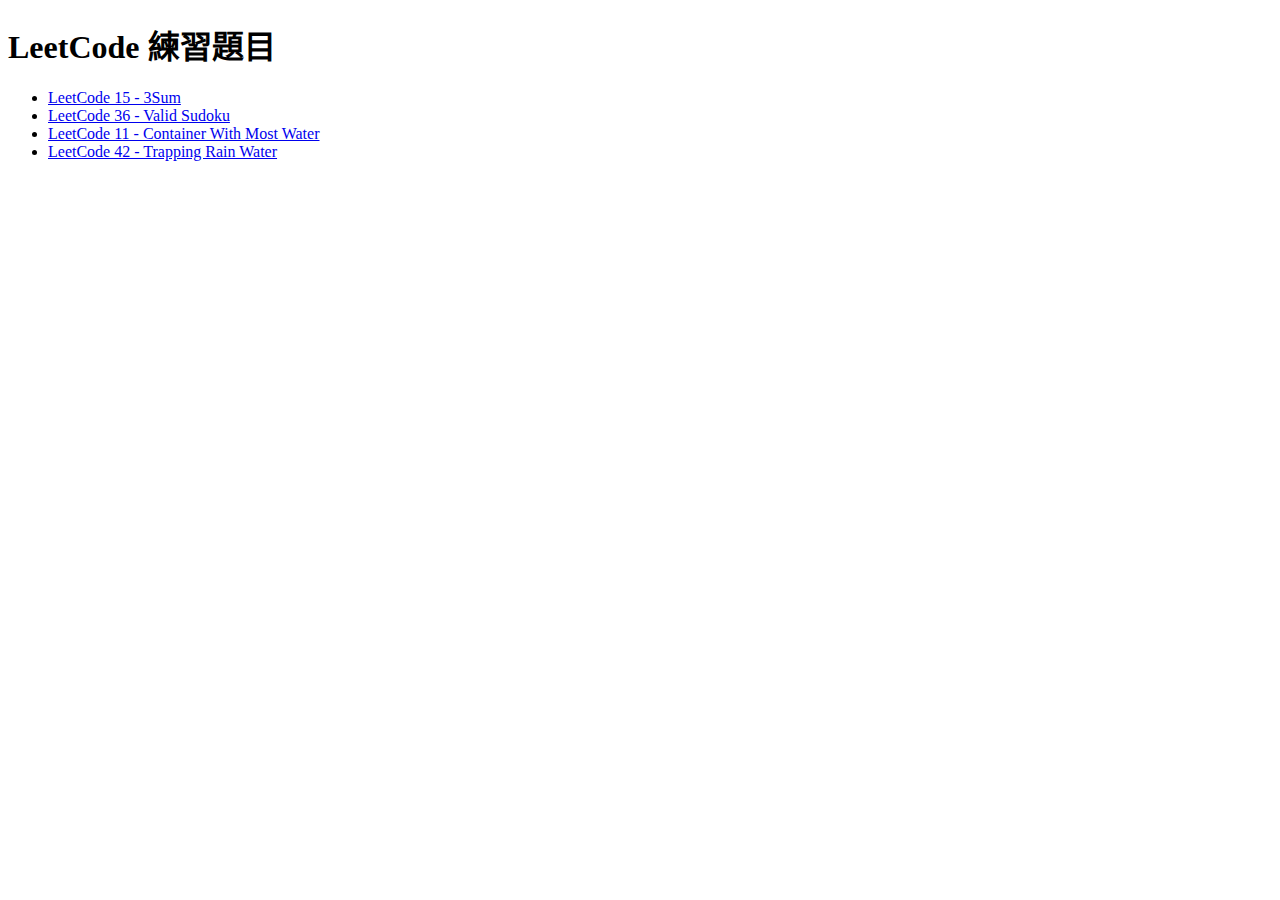
<file: index.html>
<!DOCTYPE html>
<html lang="zh-TW">
<head>
    <meta charset="UTF-8">
    <meta name="viewport" content="width=device-width, initial-scale=1.0">
    <meta http-equiv="Cache-Control" content="no-cache, no-store, must-revalidate">
    <meta http-equiv="Pragma" content="no-cache">
    <meta http-equiv="Expires" content="0">
    <title>LeetCode 練習</title>
</head>
<body>
    <h1>LeetCode 練習題目</h1>
    <ul>
        <li><a href="leetcode15/index.html">LeetCode 15 - 3Sum</a></li>
        <li><a href="leetcode36/index.html">LeetCode 36 - Valid Sudoku</a></li>
        <li><a href="leetcode11/index.html">LeetCode 11 - Container With Most Water</a></li>
        <li><a href="leetcode42/index.html">LeetCode 42 - Trapping Rain Water</a></li>
    </ul>
</body>
</html>
</file>
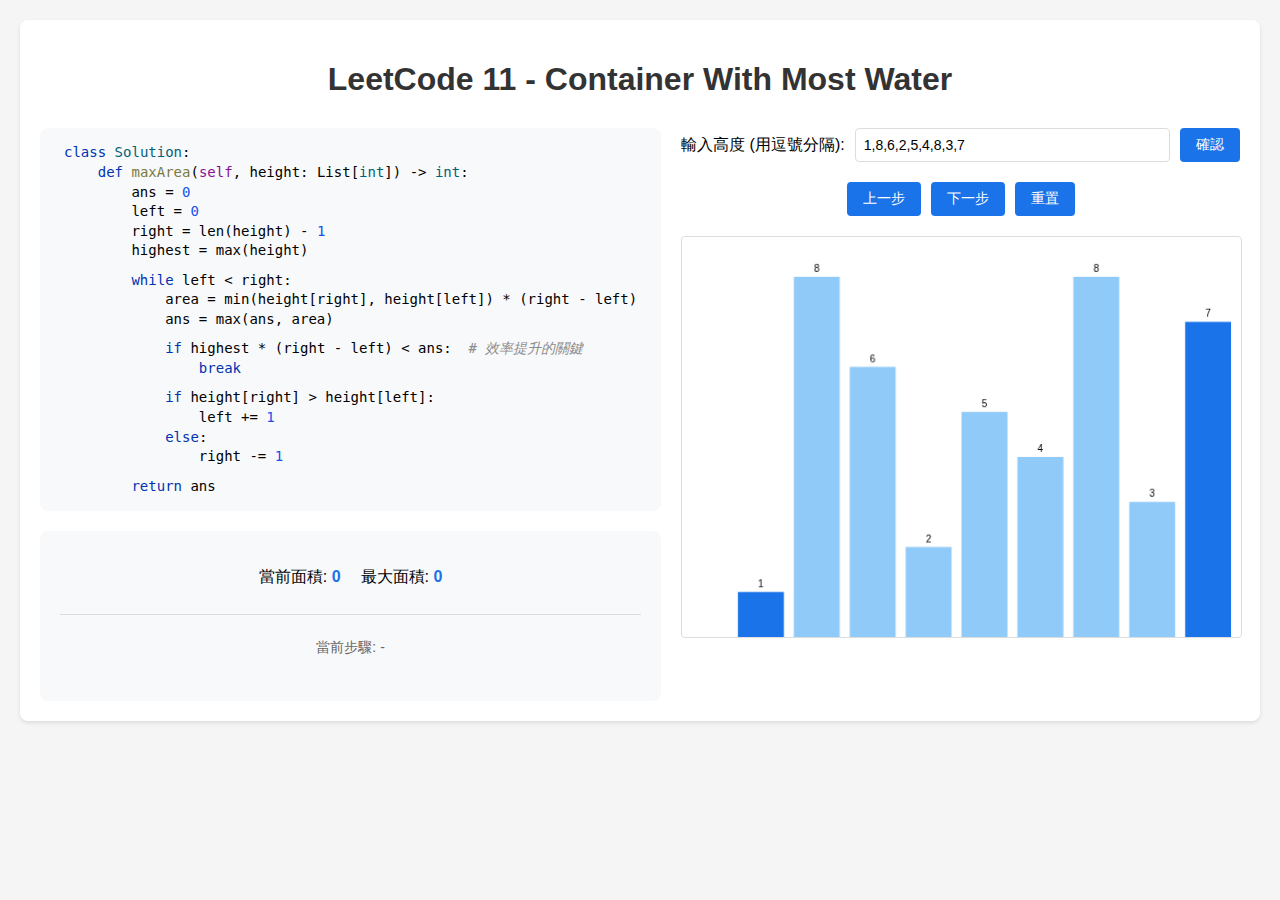
<file: leetcode11/index.html>
<!DOCTYPE html>
<html lang="en">
<head>
    <meta charset="UTF-8">
    <meta name="viewport" content="width=device-width, initial-scale=1.0">
    <meta http-equiv="Cache-Control" content="no-cache, no-store, must-revalidate">
    <meta http-equiv="Pragma" content="no-cache">
    <meta http-equiv="Expires" content="0">
    <title>LeetCode 11 - Container With Most Water</title>
    <link rel="stylesheet" href="style.css">
</head>
<body>
    <div class="container">
        <h1>LeetCode 11 - Container With Most Water</h1>
        <div class="content">
            <div class="left-section">
                <div class="code-section">
                    <pre class="python-code">
<div class="code-line" data-line-number="1"><span class="keyword">class</span> <span class="class-name">Solution</span>:</div>
<div class="code-line" data-line-number="2">    <span class="keyword">def</span> <span class="function-name">maxArea</span>(<span class="self">self</span>, height: List[<span class="type">int</span>]) -> <span class="type">int</span>:</div>
<div class="code-line" data-line-number="3">        ans = <span class="number">0</span></div>
<div class="code-line" data-line-number="4">        left = <span class="number">0</span></div>
<div class="code-line" data-line-number="5">        right = len(height) - <span class="number">1</span></div>
<div class="code-line" data-line-number="6">        highest = max(height)</div>

<div class="code-line" data-line-number="8">        <span class="keyword">while</span> left < right:</div>
<div class="code-line" data-line-number="9">            area = min(height[right], height[left]) * (right - left)</div>
<div class="code-line" data-line-number="10">            ans = max(ans, area)</div>

<div class="code-line" data-line-number="12">            <span class="keyword">if</span> highest * (right - left) < ans:  <span class="comment"># 效率提升的關鍵</span></div>
<div class="code-line" data-line-number="13">                <span class="keyword">break</span></div>

<div class="code-line" data-line-number="15">            <span class="keyword">if</span> height[right] > height[left]:</div>
<div class="code-line" data-line-number="16">                left += <span class="number">1</span></div>
<div class="code-line" data-line-number="17">            <span class="keyword">else</span>:</div>
<div class="code-line" data-line-number="18">                right -= <span class="number">1</span></div>

<div class="code-line" data-line-number="20">        <span class="keyword">return</span> ans</div></pre>
                </div>
                <div class="code-info">
                    <div class="info">
                        <p>當前面積: <span id="currentArea">0</span></p>
                        <p>最大面積: <span id="maxArea">0</span></p>
                    </div>
                    <div class="step-description">
                        <p>當前步驟: <span id="stepDescription">-</span></p>
                    </div>
                </div>
            </div>
            <div class="visualization-section">
                <div class="input-section">
                    <label for="heightInput">輸入高度 (用逗號分隔):</label>
                    <input type="text" id="heightInput" placeholder="例如: 1,8,6,2,5,4,8,3,7">
                    <button id="submitBtn">確認</button>
                </div>
                <div class="controls">
                    <button id="prevBtn">上一步</button>
                    <button id="nextBtn">下一步</button>
                    <button id="resetBtn">重置</button>
                </div>
                <div class="visualization">
                    <canvas id="canvas"></canvas>
                </div>
            </div>
        </div>
    </div>
    <script src="script.js"></script>
</body>
</html>
</file>
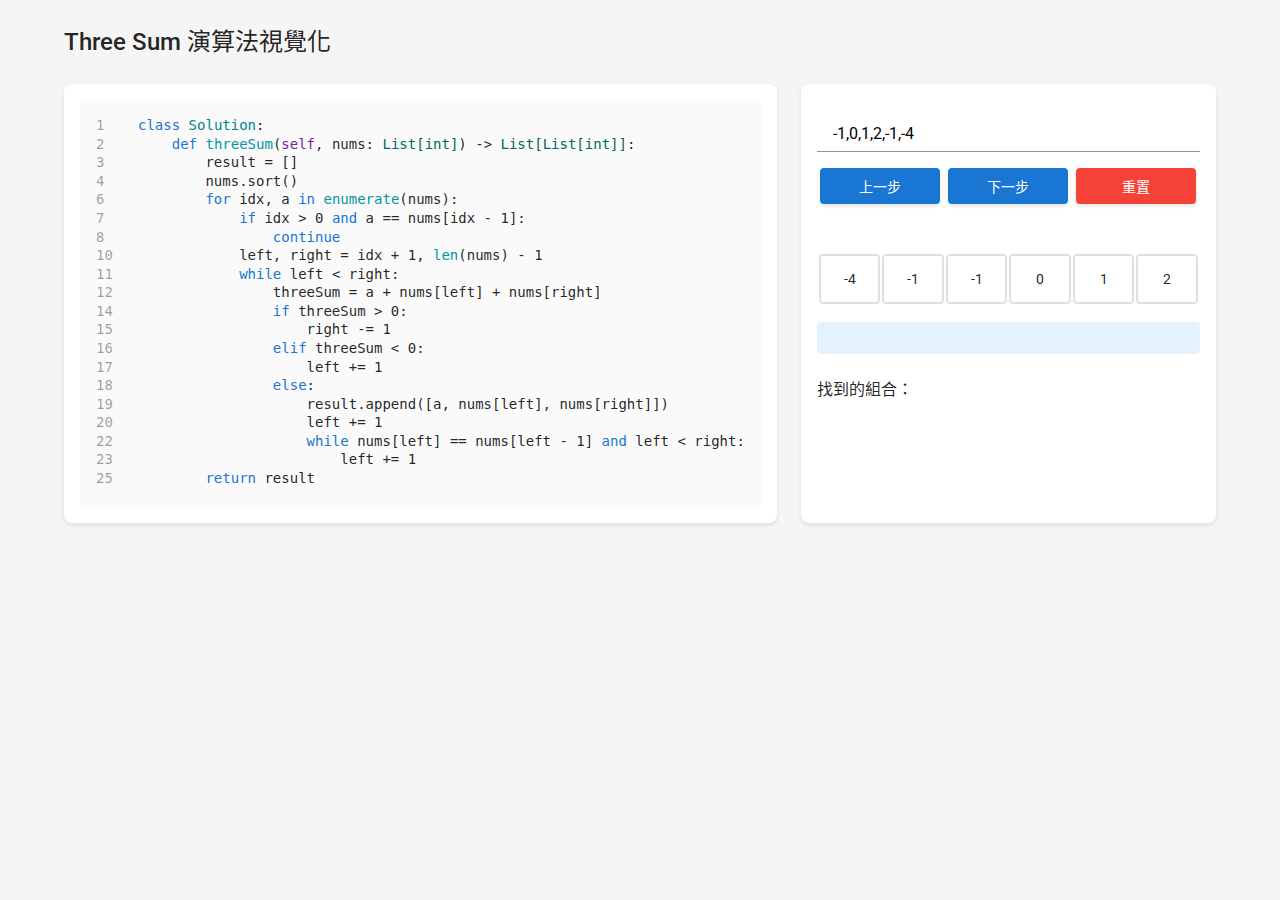
<file: leetcode15/index.html>
<!DOCTYPE html>
<html lang="zh-TW">
<head>
    <meta charset="UTF-8">
    <meta name="viewport" content="width=device-width, initial-scale=1.0">
    <meta http-equiv="Cache-Control" content="no-cache, no-store, must-revalidate">
    <meta http-equiv="Pragma" content="no-cache">
    <meta http-equiv="Expires" content="0">
    <title>Three Sum 演算法視覺化</title>
    <link href="https://fonts.googleapis.com/css2?family=Roboto:wght@300;400;500;700&display=swap" rel="stylesheet">
    <link href="https://fonts.googleapis.com/icon?family=Material+Icons" rel="stylesheet">
    <link rel="stylesheet" href="styles.css">
</head>
<body>
    <div class="container">
        <h1>Three Sum 演算法視覺化</h1>
        <div class="main-content">
            <div class="code-section">
                <pre class="python-code">
                  <code class="line" data-line="1"><span class="keyword">class</span> <span class="class-name">Solution</span>:</code>
                  <code class="line" data-line="2">    <span class="keyword">def</span> <span class="function">threeSum</span>(<span class="self">self</span>, nums: <span class="type">List[int]</span>) -> <span class="type">List[List[int]]</span>:</code>
                  <code class="line" data-line="3">        result = []</code>
                  <code class="line" data-line="4">        nums.sort()</code>
                  <code class="line" data-line="6">        <span class="keyword">for</span> idx, a <span class="keyword">in</span> <span class="function">enumerate</span>(nums):</code>
                  <code class="line" data-line="7">            <span class="keyword">if</span> idx > 0 <span class="keyword">and</span> a == nums[idx - 1]:</code>
                  <code class="line" data-line="8">                <span class="keyword">continue</span></code>
                  <code class="line" data-line="10">            left, right = idx + 1, <span class="function">len</span>(nums) - 1</code>
                  <code class="line" data-line="11">            <span class="keyword">while</span> left < right:</code>
                  <code class="line" data-line="12">                threeSum = a + nums[left] + nums[right]</code>
                  <code class="line" data-line="14">                <span class="keyword">if</span> threeSum > 0:</code>
                  <code class="line" data-line="15">                    right -= 1</code>
                  <code class="line" data-line="16">                <span class="keyword">elif</span> threeSum < 0:</code>
                  <code class="line" data-line="17">                    left += 1</code>
                  <code class="line" data-line="18">                <span class="keyword">else</span>:</code>
                  <code class="line" data-line="19">                    result.append([a, nums[left], nums[right]])</code>
                  <code class="line" data-line="20">                    left += 1</code>
                  <code class="line" data-line="22">                    <span class="keyword">while</span> nums[left] == nums[left - 1] <span class="keyword">and</span> left < right:</code>
                  <code class="line" data-line="23">                        left += 1</code>
                  <code class="line" data-line="25">        <span class="keyword">return</span> result</code>
                </pre>
            </div>
            <div class="visualization-section">
                <div class="controls">
                    <input type="text" id="input" placeholder="輸入數字，用逗號分隔" value="-1,0,1,2,-1,-4">
                    <div class="buttons-container">
                        <button id="prev">上一步</button>
                        <button id="next">下一步</button>
                        <button id="reset">重置</button>
                    </div>
                </div>
                <div class="visualization">
                    <div class="array-container">
                        <table class="array-table">
                            <tr class="pointers-row">
                                <td id="i-pointer">i</td>
                                <td id="left-pointer">left</td>
                                <td id="right-pointer">right</td>
                            </tr>
                            <tr class="numbers-row">
                                <td class="number-box"></td>
                            </tr>
                        </table>
                    </div>
                    <div class="explanation">
                        <p id="current-step"></p>
                    </div>
                    <div class="results">
                        <h3>找到的組合：</h3>
                        <div id="result-list"></div>
                    </div>
                </div>
            </div>
        </div>
    </div>
    <script src="script.js"></script>
</body>
</html>
</file>
<file: leetcode11/style.css>
body {
    font-family: Arial, sans-serif;
    margin: 0;
    padding: 20px;
    background-color: #f5f5f5;
}

.container {
    max-width: 1200px;
    margin: 0 auto;
    background-color: white;
    padding: 20px;
    border-radius: 8px;
    box-shadow: 0 2px 4px rgba(0, 0, 0, 0.1);
}

h1 {
    text-align: center;
    color: #333;
    margin-bottom: 30px;
}

.content {
    display: flex;
    gap: 20px;
    flex-direction: row;
}

.left-section {
    flex: 1;
    display: flex;
    flex-direction: column;
    gap: 20px;
}

.code-section {
    background-color: #f8f9fa;
    border-radius: 8px;
    overflow-x: auto;
    padding: 20px;
}

.code-info {
    background-color: #f8f9fa;
    border-radius: 8px;
    padding: 20px;
}

.code-section pre {
    margin: 0;
    padding: 0;
}

.code-section code {
    font-family: 'Consolas', monospace;
    font-size: 14px;
    line-height: 1.5;
    display: block;
    padding: 10px;
}

.code-line {
    font-family: 'Consolas', monospace;
    white-space: pre;
    padding: 0 4px;
    transition: background-color 0.2s;
}

.code-line-highlight {
    background-color: #fff3bf;
    display: block;
    margin: 0 -4px;
    padding: 0 4px;
}

.visualization-section {
    flex: 1;
    display: flex;
    flex-direction: column;
}

.input-section {
    display: flex;
    gap: 10px;
    margin-bottom: 20px;
    align-items: center;
    justify-content: center;
    flex-wrap: wrap;
}

#heightInput {
    width: 250px;
    min-width: 200px;
    flex: 1;
    max-width: 100%;
    padding: 8px;
    border: 1px solid #ddd;
    border-radius: 4px;
    font-size: 14px;
}

#heightInput:focus {
    outline: none;
    border-color: #1a73e8;
}

.controls {
    display: flex;
    gap: 10px;
    margin-bottom: 20px;
    align-items: center;
    justify-content: center;
    flex-wrap: wrap;
}

button {
    padding: 8px 16px;
    font-size: 14px;
    cursor: pointer;
    background-color: #1a73e8;
    color: white;
    border: none;
    border-radius: 4px;
}

button:hover {
    background-color: #1557b0;
}

.visualization {
    width: 100%;
    height: 400px;
    margin-bottom: 20px;
}

canvas {
    width: 100%;
    height: 100%;
    border: 1px solid #ddd;
    border-radius: 4px;
}

.info {
    display: flex;
    justify-content: center;
    gap: 20px;
    font-size: 16px;
    margin-bottom: 10px;
}

#currentArea, #maxArea {
    font-weight: bold;
    color: #1a73e8;
}

.step-description {
    text-align: center;
    font-size: 14px;
    color: #666;
    padding: 10px 0;
    border-top: 1px solid #ddd;
}

.code-section span {
    display: inline;
}

.python-code {
    font-family: 'Consolas', monospace;
    font-size: 14px;
    line-height: 0.7;
    background-color: #f8f9fa;
    padding: 15px;
    margin: 0;
}

/* Python 語法高亮 */
.keyword {
    color: #0033B3;
}

.function-name {
    color: #7A7A43;
}

.class-name {
    color: #00627A;
}

.self {
    color: #871094;
}

.number {
    color: #1750EB;
}

.type {
    color: #00627A;
}

.comment {
    color: #8C8C8C;
    font-style: italic;
}

/* 在平板尺寸以下時的樣式 */
@media screen and (max-width: 1024px) {
    .container {
        max-width: 100%;
        padding: 15px;
    }

    .content {
        flex-direction: column;
    }

    .left-section, .visualization-section {
        width: 100%;
    }

    .code-info {
        margin-bottom: 20px;
    }

    .visualization {
        height: 300px;
    }
}

/* 在手機尺寸時的樣式 */
@media screen and (max-width: 768px) {
    body {
        padding: 10px;
    }

    .container {
        padding: 10px;
    }

    h1 {
        font-size: 20px;
        margin-bottom: 20px;
    }

    .code-section {
        padding: 10px;
        font-size: 12px;
    }

    .python-code {
        font-size: 12px;
        padding: 10px;
    }

    .visualization {
        height: 250px;
    }

    .input-section {
        flex-direction: column;
        align-items: stretch;
    }

    #heightInput {
        width: 100%;
    }

    button {
        width: 100%;
        padding: 10px;
    }

    .info {
        flex-direction: column;
        align-items: center;
        gap: 10px;
    }

    .step-description {
        font-size: 12px;
    }
}

/* 在特小螢幕時的樣式 */
@media screen and (max-width: 480px) {
    .visualization {
        height: 200px;
    }

    .code-section {
        font-size: 11px;
    }

    .python-code {
        font-size: 11px;
        padding: 8px;
    }
}
</file>
<file: leetcode15/styles.css>
/* 全局樣式 */
* {
    box-sizing: border-box;
    margin: 0;
    padding: 0;
}

body {
    font-family: 'Roboto', sans-serif;
    background-color: #f5f5f5;
    color: rgba(0, 0, 0, 0.87);
    line-height: 1.5;
}

.container {
    max-width: 1200px;
    margin: 0 auto;
    padding: 24px;
}

h1 {
    font-size: 24px;
    font-weight: 500;
    color: rgba(0, 0, 0, 0.87);
    margin-bottom: 24px;
}

/* 主要內容區域 */
.main-content {
    display: flex;
    gap: 24px;
    margin-top: 24px;
    flex-direction: column;
}

@media (min-width: 1024px) {
    .main-content {
        flex-direction: row;
    }
}

/* 程式碼區域 */
.code-section,
.visualization-section {
    width: 100%;
    background: white;
    border-radius: 8px;
    box-shadow: 0 2px 4px rgba(0,0,0,0.1);
    padding: 16px;
}

.python-code {
    font-family: 'Roboto Mono', monospace;
    font-size: 14px;
    line-height: 0.3;
    background-color: #fafafa;
    border-radius: 4px;
    padding: 16px;
    white-space: pre;
    overflow-x: auto;
}

/* 控制區域 */
.controls {
    margin: 16px 0;
    display: flex;
    gap: 16px;
    align-items: center;
    flex-direction: column;
}

.controls input {
    width: 100%;
    max-width: 400px;
    padding: 8px 16px;
    border: none;
    border-bottom: 1px solid rgba(0, 0, 0, 0.42);
    font-family: 'Roboto', sans-serif;
    font-size: 16px;
    transition: border-bottom-color 0.3s;
}

.controls input:focus {
    outline: none;
    border-bottom: 2px solid #1976d2;
}

.controls .buttons-container {
    display: flex;
    gap: 8px;
    justify-content: center;
    width: 100%;
    flex-wrap: wrap;
}

.controls button {
    flex: 1;
    min-width: 80px;
    max-width: 120px;
    padding: 8px 16px;
    border: none;
    border-radius: 4px;
    font-family: 'Roboto', sans-serif;
    font-size: 14px;
    font-weight: 500;
    text-transform: uppercase;
    color: white;
    background-color: #1976d2;
    cursor: pointer;
    transition: background-color 0.3s, box-shadow 0.3s;
    box-shadow: 0 2px 4px rgba(0,0,0,0.1);
}

.controls button:hover {
    background-color: #1565c0;
    box-shadow: 0 4px 8px rgba(0,0,0,0.2);
}

.controls button:active {
    box-shadow: 0 1px 2px rgba(0,0,0,0.2);
}

.controls button:disabled {
    background-color: rgba(0, 0, 0, 0.12);
    color: rgba(0, 0, 0, 0.38);
    box-shadow: none;
    cursor: not-allowed;
}

/* 重置按鈕樣式 */
#reset {
    background-color: #f44336;
}

#reset:hover {
    background-color: #d32f2f;
}

/* 陣列視覺化 */
.array-container {
    width: 100%;
    overflow-x: auto;
}

.array-table {
    min-width: 100%;
}

.number-box {
    width: 36px;
    height: 36px;
    border: 2px solid rgba(0, 0, 0, 0.12);
    border-radius: 4px;
    font-size: 14px;
    text-align: center;
    transition: all 0.3s;
}

.number-box.highlighted {
    background-color: #bbdefb;
    border-color: #1976d2;
}

.number-box.selected {
    background-color: #1976d2;
    border-color: #1565c0;
    color: white;
}

/* 說明文字區域 */
.explanation {
    margin: 16px 0;
    padding: 16px;
    background-color: #e3f2fd;
    border-radius: 4px;
    color: rgba(0, 0, 0, 0.87);
}

/* 結果區域 */
.results {
    margin-top: 24px;
}

.results h3 {
    font-size: 16px;
    font-weight: 500;
    margin-bottom: 16px;
}

#result-list {
    display: flex;
    flex-wrap: wrap;
    gap: 8px;
    max-height: 200px;
    overflow-y: auto;
}

.result-item {
    padding: 4px 8px;
    background-color: #e3f2fd;
    border-radius: 16px;
    font-size: 12px;
    color: rgba(0, 0, 0, 0.87);
}

@media (min-width: 768px) {
    .result-item {
        padding: 4px 12px;
        font-size: 14px;
    }
}

/* 指針標籤 */
.pointer-label {
    font-weight: 500;
    color: #1976d2;
}

/* 程式碼行號和高亮 */
.line {
    padding-left: 3em;
    position: relative;
    line-height: 0.3;
    display: block;
    margin: 0;
    padding-top: 3px;
    padding-bottom: 3px;
}

.line:before {
    position: absolute;
    left: 0;
    color: rgba(0, 0, 0, 0.38);
    padding-right: 1em;
    content: attr(data-line);
}

.line.highlight {
    background-color: #fff3e0;
    border-radius: 2px;
    transition: background-color 0.3s ease;
}

/* Python 語法高亮 */
.python-code .keyword {
    color: #1976d2;
    font-weight: 500;
}

.python-code .function {
    color: #0097a7;
}

.python-code .class-name {
    color: #00838f;
}

.python-code .self {
    color: #7b1fa2;
}

.python-code .type {
    color: #00695c;
}

.pointers-row {
    height: 30px;
}

.numbers-row {
    height: 50px;
}

.pointers-row td {
    text-align: center;
    font-weight: bold;
    padding: 5px;
    position: relative;
    vertical-align: bottom;
}

#i-pointer {
    color: #f44336;
}

#left-pointer {
    color: #2196f3;
}

#right-pointer {
    color: #9c27b0;
}

@media (max-width: 480px) {
    .number-box {
        width: 32px;
        height: 32px;
        font-size: 12px;
    }

    .container {
        padding: 12px;
    }

    h1 {
        font-size: 20px;
        margin-bottom: 16px;
    }

    .python-code {
        font-size: 12px;
        padding: 12px;
    }

    .controls button {
        padding: 6px 12px;
        font-size: 12px;
        min-width: 60px;
    }

    .controls input {
        padding: 6px 12px;
        font-size: 14px;
    }

    .explanation {
        padding: 12px;
        font-size: 14px;
    }
}
</file>
